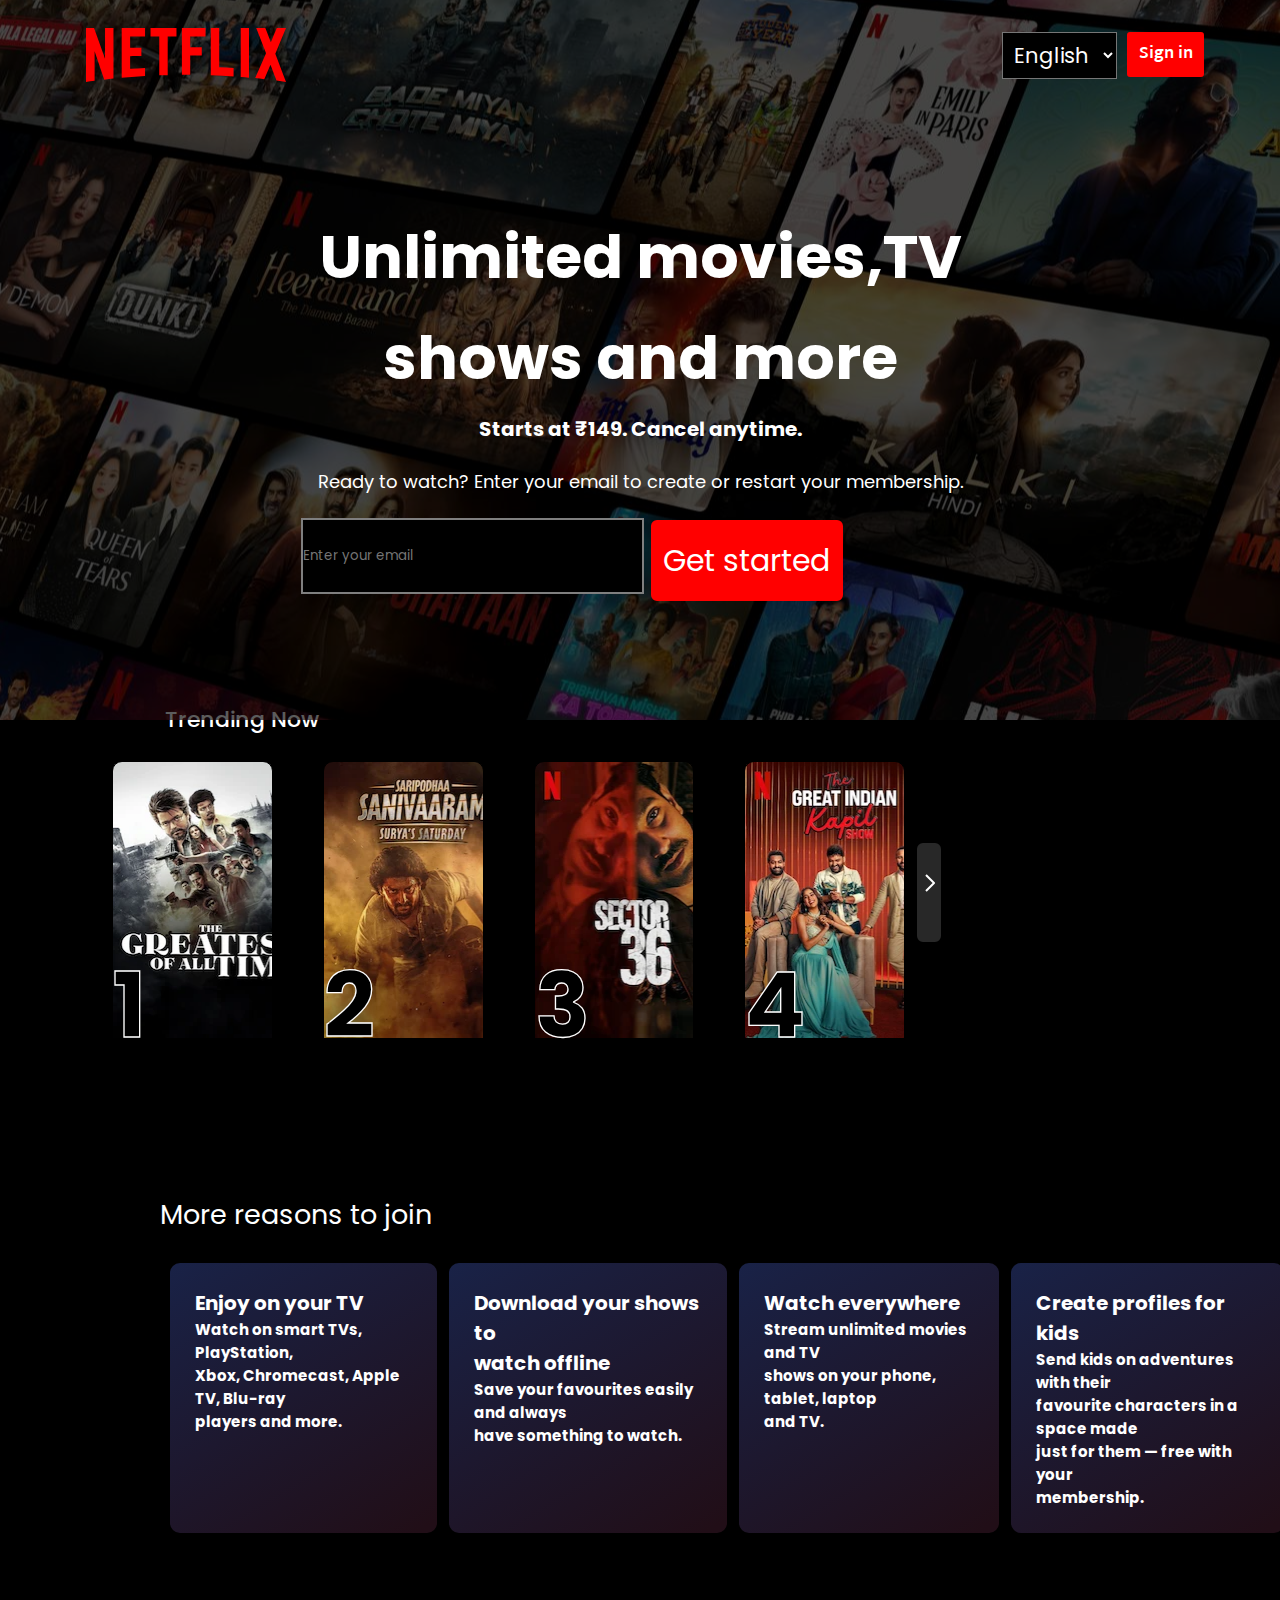
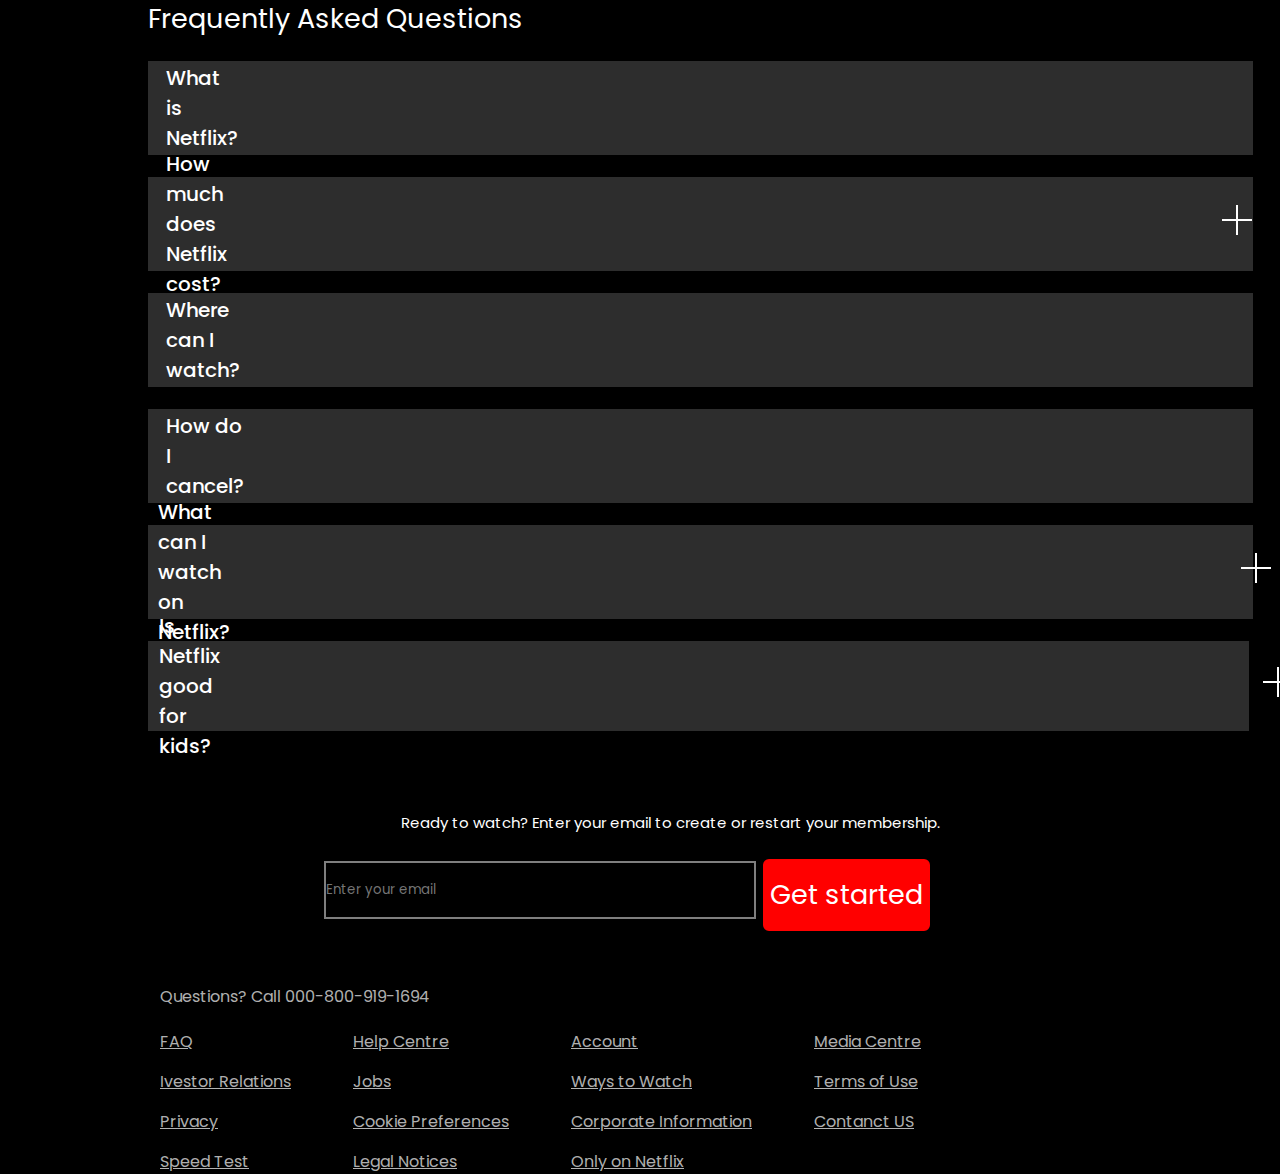
<file: netflix.html>
<!DOCTYPE html>
<html lang="en">

<head>
    <meta charset="UTF-8">
    <meta name="viewport" content="width=device-width, initial-scale=1.0">
    <title>Document</title>
    <link rel="stylesheet" href="s1.css">
    <link rel="stylesheet" href="jsstyle.css">
 

</head>

<body>
    <div class="main">
        <nav class="nav1">
            <img src="logo.svg" alt="">
            <div class="container">
                <div class="lang">
                    <select name="button" class="">
                        <!-- <img src="lang.svg" alt=""> -->
                        <option value="English">English</option>
                        <option value="Hindi">Hindi</option>
                        <option value="French">French</option>
                    </select>
                </div>
                <div class="sign">
                    <button class="btn">
                        Sign in
                    </button>
                </div>

            </div>

        </nav>
        <div class="m1">
            <div class="m2">
                <span>
                    <h1>Unlimited movies,TV</h1>
                </span>
                <span>
                    <h1>shows and more</h1>
                </span>
                <span>
                    <h4>Starts at ₹149. Cancel anytime.</h4>
                </span>
            </div>

            <div class="form">
                <p>
                    Ready to watch? Enter your email to create or restart your membership.
                </p>
                <div class="main1">
                    <div class="main2">
                        <span><input type="text" placeholder="Enter your email"></span>
                    </div>
                    <button type="submit" role="button" class="btn">Get started
                        <!-- <div class="icon1">
                            <svg src="icon1.svg">
                            </svg>
                        </div> -->
                    </button>

                </div>

            </div>
            <!-- <div class="curvebox">
                <div class="curve-container1">
                    <div class="curve1">
                    </div>
                </div>
                <div class="curve-container2">

                </div>
            </div> -->

        </div>
        <div class="trend-container">
            <div class="trend-now">
                Trending Now
            </div>
            <div class="trend-list">
                <div class="list bgimg-1">1</div>
                <div class="list bgimg-2">2</div>
                <div class="list bgimg-3">3</div>
                <div class="list bgimg-4">4</div>
                <div class="next"><img src="next.svg" alt=""></div>
            </div>
            <div class="question-container">
                <div class="main-question">
                    More reasons to join
                </div>
                <div class="question-list">
                    <div class="question box1">
                        <h1>Enjoy on your TV</h1>
                        <h2>Watch on smart TVs, PlayStation, </h2>
                        <h2>Xbox, Chromecast, Apple TV, Blu-ray</h2>
                        <h2>players and more.</h2>
                        <!-- <div class="comp"><img src="comp.svg" alt=""></div> -->
                       
                    </div>
                    <div class="question box2 ">
                        <h1>Download your shows to </h1>
                        <h1>watch offline</h1>
                        <h2>Save your favourites easily and always</h2>
                        <h2>have something to watch.</h2>
                    </div>
                    <div class="question box3">
                        <h1>Watch everywhere</h1>
                        <h2>Stream unlimited movies and TV </h2>
                        <h2>shows on your phone, tablet, laptop</h2>
                        <h2>and TV.</h2>
                    </div>
                    <div class="question box4">
                        <h1>Create profiles for kids</h1>
                        <h2>Send kids on adventures with their </h2>
                        <h2>favourite characters in a space made</h2>
                        <h2>just for them — free with your</h2>
                        <h2>membership.</h2>
                    </div>
                </div>
            </div>
        </div>
        <div class="doubt-container">
            <div class="doubt">
                Frequently Asked Questions
            </div>
            <div class="doubt-1">
                <div class="q1">What is Netflix?</div>
                <div class="symbol plus">
                    <img src="symbol.svg" alt="">
                    <img src="wrong.svg" alt="">
                </div>

            </div>
            <div class="info1">
                <div>
                    Netflix is a streaming service that offers a wide variety of award-winning TV shows, movies, anime,
                    documentaries and more – on thousands of internet-connected devices.
                </div>

                <div>
                    You can watch as much as you want, whenever you want, without a single ad – all for one low monthly
                    price. There's always something new to discover, and new TV shows and movies are added every week!
                </div>
            </div>
            <div class="doubt-2">
                <div class="q2">How much does Netflix cost?</div>
                <div class="symbol"><img src="symbol.svg" alt=""></div>
            </div>
            <div class="info1">
                Watch Netflix on your smartphone, tablet, Smart TV, laptop, or streaming device, all for one fixed
                monthly fee. Plans range from ₹149 to ₹649 a month. No extra costs, no contracts.
            </div>
            <div class="doubt-3">
                <div class="q3">Where can I watch?</div>
                <div class="symbol"><img src="symbol.svg" alt=""></div>
            </div>
            <div class="info1">
                <div>
                    Watch anywhere, anytime. Sign in with your Netflix account to watch instantly on the web at
                    netflix.com from your personal computer or on any internet-connected device that offers the Netflix
                    app, including smart TVs, smartphones, tablets, streaming media players and game consoles.
                </div>
                <div>
                    You can also download your favourite shows with the iOS or Android app. Use downloads to watch while
                    you're on the go and without an internet connection. Take Netflix with you anywhere.
                </div>
            </div>
            <div class="doubt-4">
                <div class="q4">How do I cancel?</div>
                <div class="symbol"><img src="symbol.svg" alt=""></div>
            </div>
            <div class="info1">Netflix is flexible. There are no annoying contracts and no commitments. You can easily
                cancel your account online in two clicks. There are no cancellation fees – start or stop your account
                anytime.</div>
            <div class="doubt-5">
                <div class="q5">What can I watch on Netflix?</div>
                <div class="symbol"><img src="symbol.svg" alt=""></div>
            </div>
            <div class="info1">Netflix has an extensive library of feature films, documentaries, TV shows, anime,
                award-winning Netflix originals, and more. Watch as much as you want, anytime you want.</div>
            <div class="doubt-6">
                <div class="q6">Is Netflix good for kids?</div>
                <div class="symbol"><img src="symbol.svg" alt=""></div>
            </div>
            <div class="info1">
                <div>
                    The Netflix Kids experience is included in your membership to give parents control while kids enjoy
                    family-friendly TV shows and films in their own space.

                </div>
                <div>

                    Kids profiles come with PIN-protected parental controls that let you restrict the maturity rating of
                    content kids can watch and block specific titles you don’t want kids to see
                </div>


            </div>

        </div>

        <div class="form1">
            <p>
                Ready to watch? Enter your email to create or restart your membership.
            </p>
            <div class="main3">
                <div class="main4">
                    <span><input type="text" placeholder="Enter your email"></span>
                </div>
                <button type="submit" role="button" class="btn">Get started
                    <!-- <div class="icon1">
                        <svg src="icon1.svg">
                        </svg>
                    </div> -->
                </button>

            </div>

        </div>
        <footer class="footer">
            <div>
                Questions? Call 000-800-919-1694
            </div>
            <div>
                <span>
                    <ul>
                        <li>FAQ</li>
                        <li>Ivestor Relations</li>
                        <li>Privacy</li>
                        <li>Speed Test</li>
                    </ul>
                </span>
                <span>
                    <ul>
                        <li>Help Centre</li>
                        <li>Jobs</li>
                        <li>Cookie Preferences</li>
                        <li>Legal Notices</li>
                    </ul>
                </span>
                <span>
                    <ul>
                        <li>Account</li>
                        <li>Ways to Watch</li>
                        <li>Corporate Information</li>
                        <li>Only on Netflix</li>
                    </ul>
                </span>
                <span>
                    <ul>
                        <li>Media Centre</li>
                        <li>Terms of Use</li>
                        <li>Contanct US</li>
                    </ul>
                </span>
            </div>

        </footer>

        <div class="box">

        </div>
    </div>
    <script src="script.js"></script>
</body>

</html>
</file>
<file: s1.css>
@import url('https://fonts.googleapis.com/css2?family=Martel+Sans:wght@200;300;400;600;700;800;900&display=swap');
@import url('https://fonts.googleapis.com/css2?family=Poppins:ital,wght@0,100;0,200;0,300;0,400;0,500;0,600;0,700;0,800;0,900;1,100;1,200;1,300;1,400;1,500;1,600;1,700;1,800;1,900&display=swap');


* {
    padding: 0;
    margin: 0;
    font-family: "Poppins", sans-serif;
}

body {
    background-color: black;
}

.main {
    background-image: url("images/background.jpg");
    height: 80vh;
    position: relative;
    background-position: center center;
    background-repeat: no-repeat;
    background-size: max(2000px, 100vw);
    /* width: 100vw; */
    /* padding-left: 193px; */
    /* background-position: 211px; */

}

.main .box {
    /* height: 70vh; */
    height: 80vh;
    width: 100vw;
    opacity: 0.64;
    background-color: black;
    position: absolute;
    top: 0;

}

nav img {
    height: 6vh;
    padding: 8px;
    margin: 5px;
    background-color: transparent;
    position: relative;
    z-index: 10;
    /* background-color: red; */

}

nav {
    display: flex;
    justify-content: space-around;
    align-items: center;
    padding: 15px;
}

.sign button {
    border: 2px solid red;
    background-color: red;
    color: white;
    font-size: 16px;
    width: 6vw;
    height: 5vh;
    justify-content: center;
    align-content: center;
    font-family: "Martel Sans", sans-serif;
    border-radius: 3px;
    font-weight: 700;
}

/* .sign button{
    background-color: red;
    border: 2px solid red;
    color: white;
} */


.container {
    display: flex;
    font-size: 19px;
    gap: 10px;
    padding: 3px;
    position: relative;
    z-index: 10;
    margin-left: 585px;
}


.lang select {
    font-size: 21px;
    color: white;
    width: 9vw;
    background-color: black;
    padding: 7px;

}


.lang select option {
    font-size: 10px;
    color: white;
    position: relative;
    z-index: 10;
}

/* .main div:first-child{
    background-color: aqua;

} */

.m1 {
    font-family: "Poppins", sans-serif;
    color: white;
    position: relative;
    z-index: 10;
    /* justify-content: center; */
    align-items: center;
    /* flex-direction: column; */
    /* display: flex; */
    /* padding: 94px; */
    margin: 102px;
    /* left: 278px; */
    /* gap: 11px; */

}

.m2 {
    font-family: "Poppins", sans-serif;
    color: white;
    align-items: center;
    flex-direction: column;
    display: flex;
    margin-top: 1px;
    /* padding: 94px; */
    margin: 10px;
    /* left: 278px; */
    font-size: 30px;
    gap: 11px;
}

.m1 span {
    font-weight: 900;
    font-style: normal;
}


.m1 .m2 span:nth-child(3) {
    font-family: "Poppins", sans-serif;
    font-size: 20px;
}

.main1 {
    display: flex;
    justify-content: left;
    align-items: center;
    gap: 1px;
    margin-left: -17px;
}

.main1 button {
    border: 2px solid red;
    background-color: red;
    border-radius: 6px;
    color: white;
    margin-top: 10px;
    width: 15vw;
    font-size: 30px;
    height: 9vh;
    position: relative;
    left: 6px;
}

.main2 span input {
    color: white;
    background-color: black;
    position: relative;
    border: 2px solid rgb(127, 127, 127);
    z-index: 10;
    width: 26.5vw;
    height: 8vh;
}

.form {
    justify-content: center;
    display: grid;
    gap: 15px;
    margin-top: 24px;
}

.form p {
    color: white;
    font-size: 18px;
}
.curvebox{
    box-sizing: border-box;
    overflow-x: hidden;
    position: relative;
    height: 6.25rem;
    z-index: 1;
    margin-top: 5rem;
    margin-left: -91px;
    margin-right: -92px;
}

.curve1 {
    /* position: relative;
    z-index: 10;
    border: 2px solid rgb(76, 5, 254);
    padding: 5px;
    width: 98.5vw;
    margin-left: -103px;
    margin-right: 2px;
    height: 100%;
    margin-top: 87px;
    background: radial-gradient(50% 500% at 50% -420%,
            rgba(64, 97, 231, 0.4) 80%,
            rgba(0, 0, 0, 0.1) 100%), rgb(248, 5, 5);
    display: flex; */
    width: 130%;
    left: -15%;
    border-top-right-radius: 50% 100%;


    content: '';
    position: absolute;
    top: 0;
    right: 0;
    bottom: 0;
    left: 0;
    z-index: -1;
    margin-top: -.25rem;
    border-radius: inherit;
    background: linear-gradient(to right, rgba(33, 13, 22, 1) 16%, rgba(184, 40, 105, 1), rgba(229, 9, 20, 1), rgba(184, 40, 105, 1), rgba(33, 13, 22, 1) 84%);




}

.btn {
    cursor: pointer;
}


.trend-now {
    font-weight: 500;
    font-size: 22px;
    margin-left: 165px;
    color: white;
}

.trend-list {
    display: flex;
    justify-content: center;
    margin-left: -250px;
    cursor: pointer;
}

.list {
    border: 1px solid black;
    border-radius: 10px;
    width: 12.4vw;
    height: 34.1vh;
    margin: 25px;
    line-height: 1.4;
    /* display: inline-block; */
    font-weight: 700;
    /* color: rgb(32, 31, 31); */
    color: black;
    -webkit-text-stroke: 0.08rem rgb(255, 255, 255);
    text-shadow: 0 0 1.5rem rgba(0, 0, 0, 0.5);
}

.next {
    border: 2px solid black;
    background-color: rgb(40, 40, 40);
    border-radius: 8px;
    width: 24px;
    height: 11vh;
    margin-top: 105px;
    margin-left: -15px;
}

.next img {
    margin-top: 28px;
}

.bgimg-1 {
    background-image: url(1.webp);
    background-repeat: no-repeat;
    align-content: end;
    font-size: 90px;

}

.bgimg-2 {
    background-image: url(2.webp);
    background-repeat: no-repeat;
    align-content: end;
    font-size: 90px;

}

.bgimg-3 {
    background-image: url(3.webp);
    background-repeat: no-repeat;
    align-content: end;
    font-size: 90px;

}

.bgimg-4 {
    background-image: url(4.webp);
    background-repeat: no-repeat;
    align-content: end;
    font-size: 90px;

}

.question-container {
    color: white;
    margin-top: 100px;
}

.main-question {
    position: relative;
    left: 160px;
    font-size: 27px
}

.question-list {
    position: relative;
    left: 170px;
    display: flex;
    gap: 12px;
    margin-top: 28px;
    font-size: 10px;
    width: 87vw;
    height: 30vh;
}

.question {
    border: 2px solid #192247 0%, #210e17 96.86%;
    padding: 25px;
    border-radius: 10px;


}

.box1 {

    /* background-color: rgba(149, 0, 255, 0.263); */
    background: linear-gradient(149deg, #192247 0%, #210e17 96.86%);

}

.box2 {
    background: linear-gradient(149deg, #192247 0%, #210e17 96.86%);
}

.box3 {
    background: linear-gradient(149deg, #192247 0%, #210e17 96.86%);
}

.box4 {
    background: linear-gradient(149deg, #192247 0%, #210e17 96.86%);
}

.doubt-container {
    margin-top: 66px;
    margin-left: 148px;
}

.doubt {

    font-size: 27px;
    color: white;
}

.doubt-1 {
    cursor: pointer;
    display: flex;
    justify-content: space-around;
    align-items: center;
    margin-top: 22px;
    border: 2px solid rgb(45, 45, 45);
    width: 86vw;
    height: 10vh;
    background-color: rgb(45, 45, 45);
    color: white;

}

.info1{
    display: none;
    margin-top: 2px;
    border: 2px solid rgb(45, 45, 45);
    width: 86vw;
    height: 20vh;
    background-color: rgb(45, 45, 45);
    color: white;
    font-size: 21px;
    padding: 10px 0px 17px 1px;
    
}
.info1 div{
    margin-left: 12px;
    margin-bottom: 16px;
}


.q1 {
    margin-right: 71rem;
    margin-left: 1rem;
    font-size: 20px;
    font-weight: 500;
}

.doubt-2 {
    cursor: pointer;
    display: flex;
    justify-content: space-around;
    align-items: center;
    margin-top: 22px;
    border: 2px solid rgb(45, 45, 45);
    ;
    width: 86vw;
    height: 10vh;
    background-color: rgb(45, 45, 45);
}

.q2 {
    color: white;
    margin-right: 62rem;
    margin-left: 1rem;
    font-size: 20px;
    font-weight: 500;
}

.doubt-3 {
    cursor: pointer;
    display: flex;
    justify-content: space-around;
    align-items: center;
    margin-top: 22px;
    border: 2px solid rgb(45, 45, 45);
    width: 86vw;
    height: 10vh;
    background-color: rgb(45, 45, 45);

}

.q3 {
    color: white;
    margin-right: 68rem;
    margin-left: 1rem;
    font-size: 20px;
    font-weight: 500;
}

.doubt-4 {
    cursor: pointer;
    display: flex;
    justify-content: space-around;
    align-items: center;
    margin-top: 22px;
    border: 2px solid rgb(45, 45, 45);
    width: 86vw;
    height: 10vh;
    background-color: rgb(45, 45, 45);
}

.q4 {
    color: white;
    margin-right: 70rem;
    margin-left: 1rem;
    font-size: 20px;
    font-weight: 500;
}

.doubt-5 {
    cursor: pointer;
    display: flex;
    justify-content: space-around;
    align-items: center;
    margin-top: 22px;
    border: 2px solid rgb(45, 45, 45);
    width: 86vw;
    height: 10vh;
    background-color: rgb(45, 45, 45);
}

.q5 {
    color: white;
    margin-right: 63rem;
    margin-left: 0.5rem;
    font-size: 20px;
    font-weight: 500;
}

.doubt-6 {
    cursor: pointer;
    display: flex;
    justify-content: space-around;
    align-items: center;
    margin-top: 22px;
    border: 2px solid rgb(45, 45, 45)white;
    width: 86vw;
    height: 10vh;
    background-color: rgb(45, 45, 45);
}

.q6 {
    color: white;
    margin-right: 65rem;
    margin-left: 0.7rem;
    font-size: 20px;
    font-weight: 500;
}

.symbol {
    margin-right: 2rem;
}

.form1 {
    margin-top: 5rem;
    justify-content: center;
    display: grid;
    gap: 15px;
    margin-top: 5rem;
}

.form1 p {
    color: white;
    font-size: 15px;
    margin-left: 60px;
}
.main3 {
    display: flex;
    justify-content: left;
    align-items: center;
    gap: 1px;
    margin-left: -17px;
    margin-bottom: 21px;

}

.main3 button {
    border: 2px solid red;
    background-color: red;
    border-radius: 6px;
    color: white;
    margin-top: 10px;
    width: 13vw;
    font-size: 27px;
    height: 8vh;
    position: relative;
    left: 6px;
}


.main4 span input {
    color: white;
    background-color: black;
    position: relative;
    border: 2px solid rgb(127, 127, 127);
    z-index: 10;
    width: 33.5vw;
    height: 6vh;
}

.footer{
    color: rgba(255, 255, 255, 0.7);    
    margin-left: 160px;
    margin-top: 32px;
}
.footer div:nth-child(2){
    display: flex;
    margin: 20px;
    height: 13vh;
    margin-left: 0px;
}
.footer div:nth-child(2) span{
    margin-right: 62px;
}
.footer div:nth-child(2) span ul li{
    text-decoration: underline;
    list-style: none;
    margin-bottom: 15px;
}

@media only all and (max-width: 430px){
    
}


.symbol img:nth-child(2){
    display: none;
    transform: rotate(-45deg);
}
</file>
<file: jsstyle.css>
.hide{
    display: none;
}
.visible{
    display: block;
}
</file>
